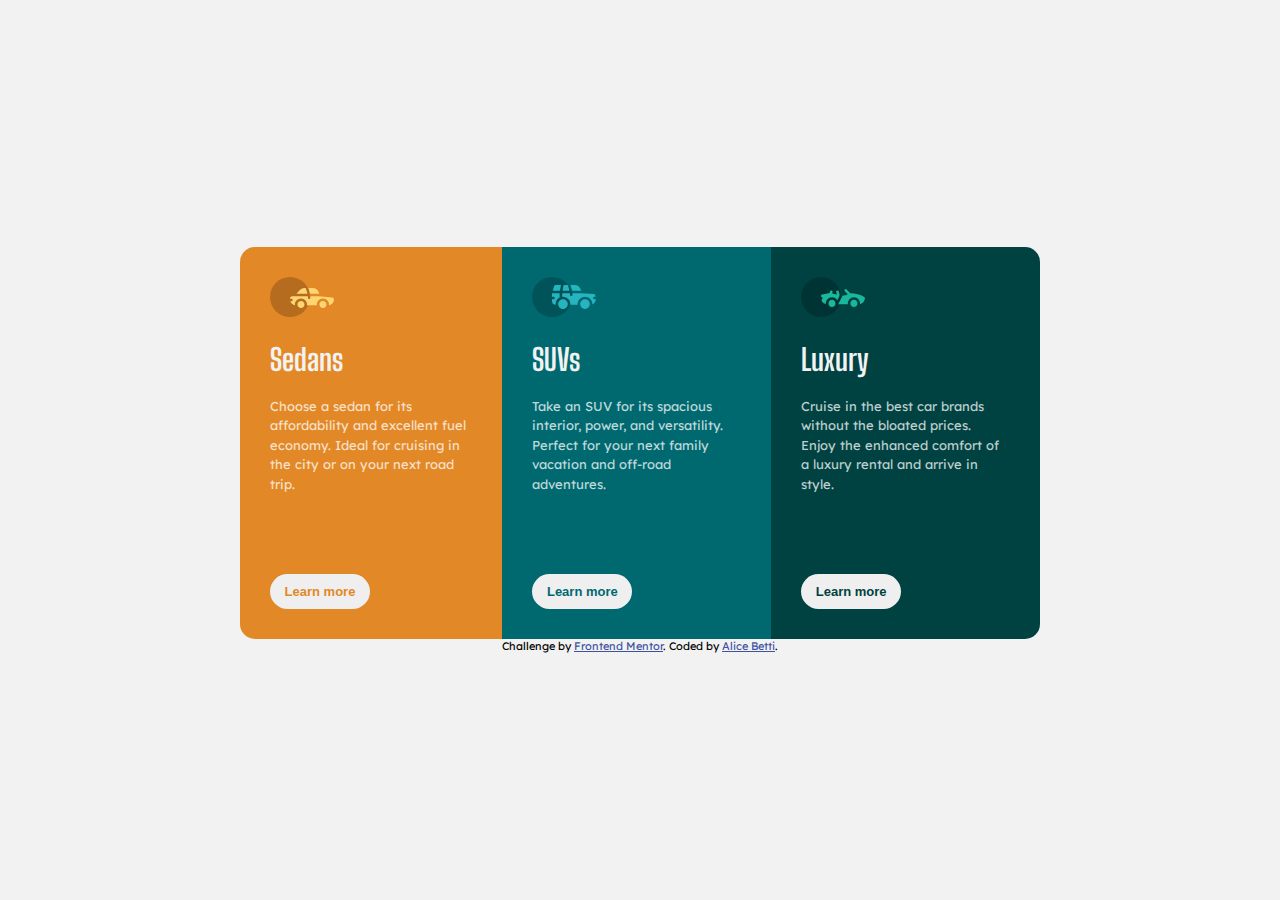
<file: Projeto-3 (car cards)/index.html>
<!DOCTYPE html>
<html lang="en">
  <head>
    <meta charset="UTF-8" />
    <meta name="viewport" content="width=device-width, initial-scale=1.0" />
    <!-- displays site properly based on user's device -->
    <link rel="preconnect" href="https://fonts.googleapis.com" />
    <link rel="preconnect" href="https://fonts.gstatic.com" crossorigin />
    <link
      href="https://fonts.googleapis.com/css2?family=Big+Shoulders+Display:wght@700&family=Lexend+Deca:wght@100;400&display=swap"
      rel="stylesheet"
    />

    <link
      rel="icon"
      type="image/png"
      sizes="32x32"
      href="./images/favicon-32x32.png"
    />

    <link rel="stylesheet" href="style.css" />
  </head>
  <body>
    <main>
      <div class="column column-1">
        <img
          src="./3-column-preview-card-component-main/images/icon-sedans.svg"
          alt=""
        />
        <h1>Sedans</h1>
        <p>
          Choose a sedan for its affordability and excellent fuel economy. Ideal
          for cruising in the city or on your next road trip.
        </p>
        <button class="btn-1">Learn more</button>
      </div>
      <div class="column column-2">
        <img
          src="./3-column-preview-card-component-main/images/icon-suvs.svg"
          alt=""
        />
        <h1>SUVs</h1>
        <p>
          Take an SUV for its spacious interior, power, and versatility. Perfect
          for your next family vacation and off-road adventures.
        </p>
        <button class="btn-2">Learn more</button>
      </div>
      <div class="column column-3">
        <img
          src="./3-column-preview-card-component-main/images/icon-luxury.svg"
          alt=""
        />
        <h1>Luxury</h1>
        <p>
          Cruise in the best car brands without the bloated prices. Enjoy the
          enhanced comfort of a luxury rental and arrive in style.
        </p>
        <button class="btn-3">Learn more</button>
      </div>
    </main>
    <footer>
      <div class="attribution">
        Challenge by
        <a href="https://www.frontendmentor.io?ref=challenge" target="_blank"
          >Frontend Mentor</a
        >. Coded by <a href="#">Alice Betti</a>.
      </div>
    </footer>
  </body>
</html>
</file>
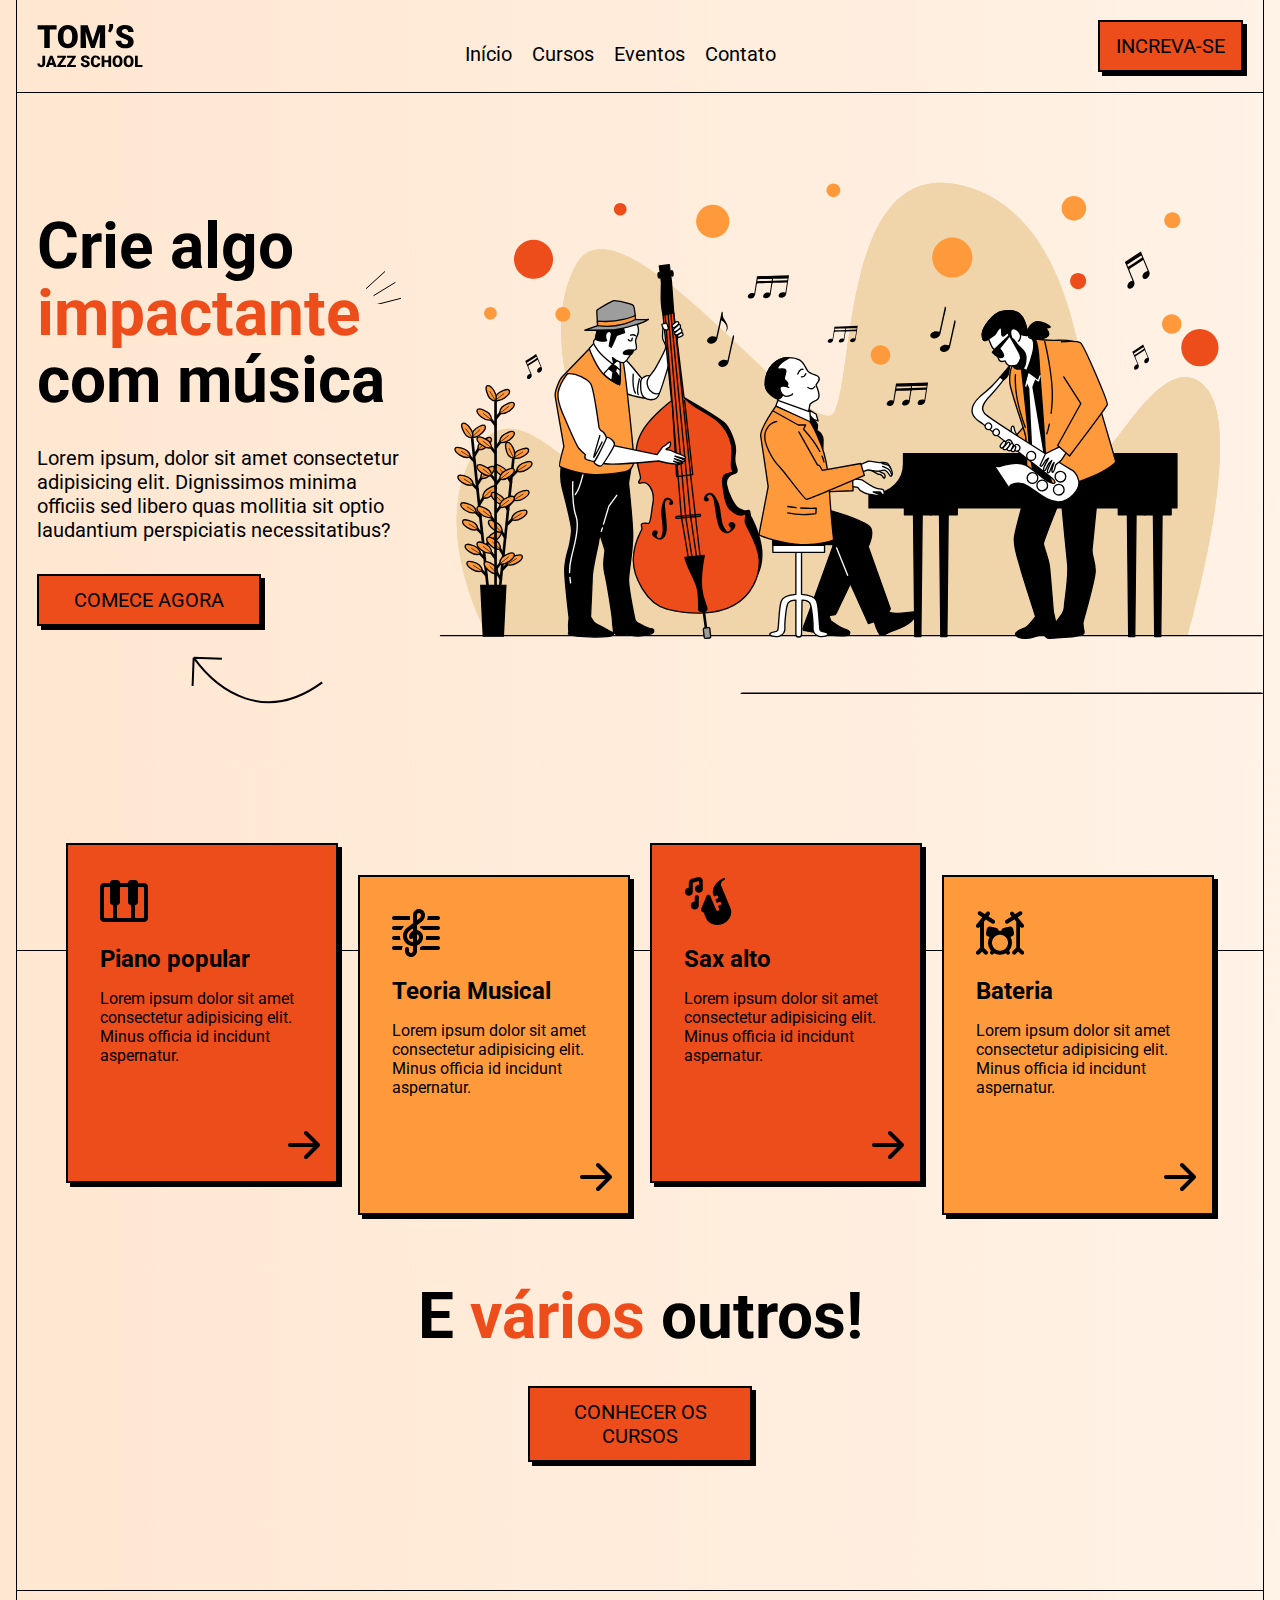
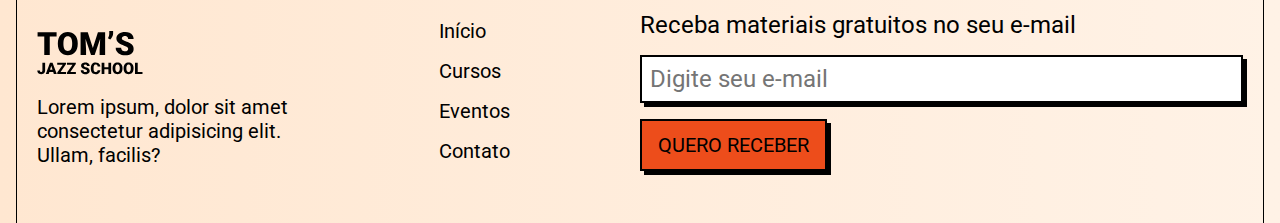
<file: Projeto-4 (Site de jazz)/index.html>
<!DOCTYPE html>
<html lang="en">
  <head>
    <meta charset="UTF-8" />
    <meta http-equiv="X-UA-Compatible" content="IE=edge" />
    <meta name="viewport" content="width=device-width, initial-scale=1.0" />
    <title>Tom's jazz school</title>
    <link rel="stylesheet" href="style.css" />
    <link rel="preconnect" href="https://fonts.googleapis.com" />
    <link rel="preconnect" href="https://fonts.gstatic.com" crossorigin />
    <link
      href="https://fonts.googleapis.com/css2?family=Roboto:wght@400;700&display=swap"
      rel="stylesheet"
    />
  </head>
  <body>
    <header>
      <div class="container">
        <img src="./images/logo.svg" alt="logo" />
        <nav class="mt-1 mx-auto">
          <a href="#">Início</a>
          <a href="#">Cursos</a>
          <a href="#">Eventos</a>
          <a href="#">Contato</a>
        </nav>
        <a href="#" class="button mt-1 mb-1 mx-auto">Increva-se</a>
      </div>
    </header>

    <main>
      <section class="hero-section">
        <div class="container row-reverse">
          <img src="./images/hero-img.svg" alt="main-image" />
          <div>
            <h1 class="mt-2">
              Crie algo
              <span class="text-primary decoration">impactante</span> com música
            </h1>
            <p class="mt-2 mb-2">
              Lorem ipsum, dolor sit amet consectetur adipisicing elit.
              Dignissimos minima officiis sed libero quas mollitia sit optio
              laudantium perspiciatis necessitatibus?
            </p>
            <a href="#" class="button">Comece agora</a>
          </div>
        </div>
      </section>

      <section class="courses-section">
        <div class="cards">
          <article class="card">
            <img src="./images/piano.png" alt="tecla-de-piano" />
            <strong>Piano popular</strong>
            <p>
              Lorem ipsum dolor sit amet consectetur adipisicing elit. Minus
              officia id incidunt aspernatur.
            </p>
            <a href="#">
              <img src="./images/arrow-right.svg" alt="página-do-curso" />
            </a>
          </article>
          <article class="card">
            <img src="./images/clef.png" alt="clave-de-sol" />
            <strong>Teoria Musical</strong>
            <p>
              Lorem ipsum dolor sit amet consectetur adipisicing elit. Minus
              officia id incidunt aspernatur.
            </p>
            <a href="#">
              <img src="./images/arrow-right.svg" alt="página-do-curso" />
            </a>
          </article>
          <article class="card">
            <img src="./images/sax.png" alt="sax" />
            <strong>Sax alto</strong>
            <p>
              Lorem ipsum dolor sit amet consectetur adipisicing elit. Minus
              officia id incidunt aspernatur.
            </p>
            <a href="#">
              <img src="./images/arrow-right.svg" alt="página-do-curso" />
            </a>
          </article>
          <article class="card">
            <img src="./images/drums.png" alt="drums" />
            <strong>Bateria</strong>
            <p>
              Lorem ipsum dolor sit amet consectetur adipisicing elit. Minus
              officia id incidunt aspernatur.
            </p>
            <a href="#">
              <img src="./images/arrow-right.svg" alt="página-do-curso" />
            </a>
          </article>
        </div>
        <h2 class="text-center">
          E <span class="text-primary">vários </span>outros!
        </h2>
        <a href="#" class="button mt-2 mx-auto">Conhecer os cursos</a>
      </section>
    </main>
    <footer>
      <div class="container">
        <div class="about-column">
          <img class="mb-1 mt-1" src="images/logo.svg" alt="logo" />
          <p class="mb-2">
            Lorem ipsum, dolor sit amet consectetur adipisicing elit. Ullam,
            facilis?
          </p>
        </div>
        <nav class="mb-2">
          <a href="#">Início</a>
          <a href="#">Cursos</a>
          <a href="#">Eventos</a>
          <a href="#">Contato</a>
        </nav>
        <form class="newsletter-form" action="">
          <label for="email" class="mb-1"
            >Receba materiais gratuitos no seu e-mail</label
          >
          <input
            class="mb-1"
            type="email"
            name="email"
            id="email"
            placeholder="Digite seu e-mail"
          />
          <button class="button mb-2" type="submit">Quero receber</button>
        </form>
      </div>
    </footer>
  </body>
</html>
</file>
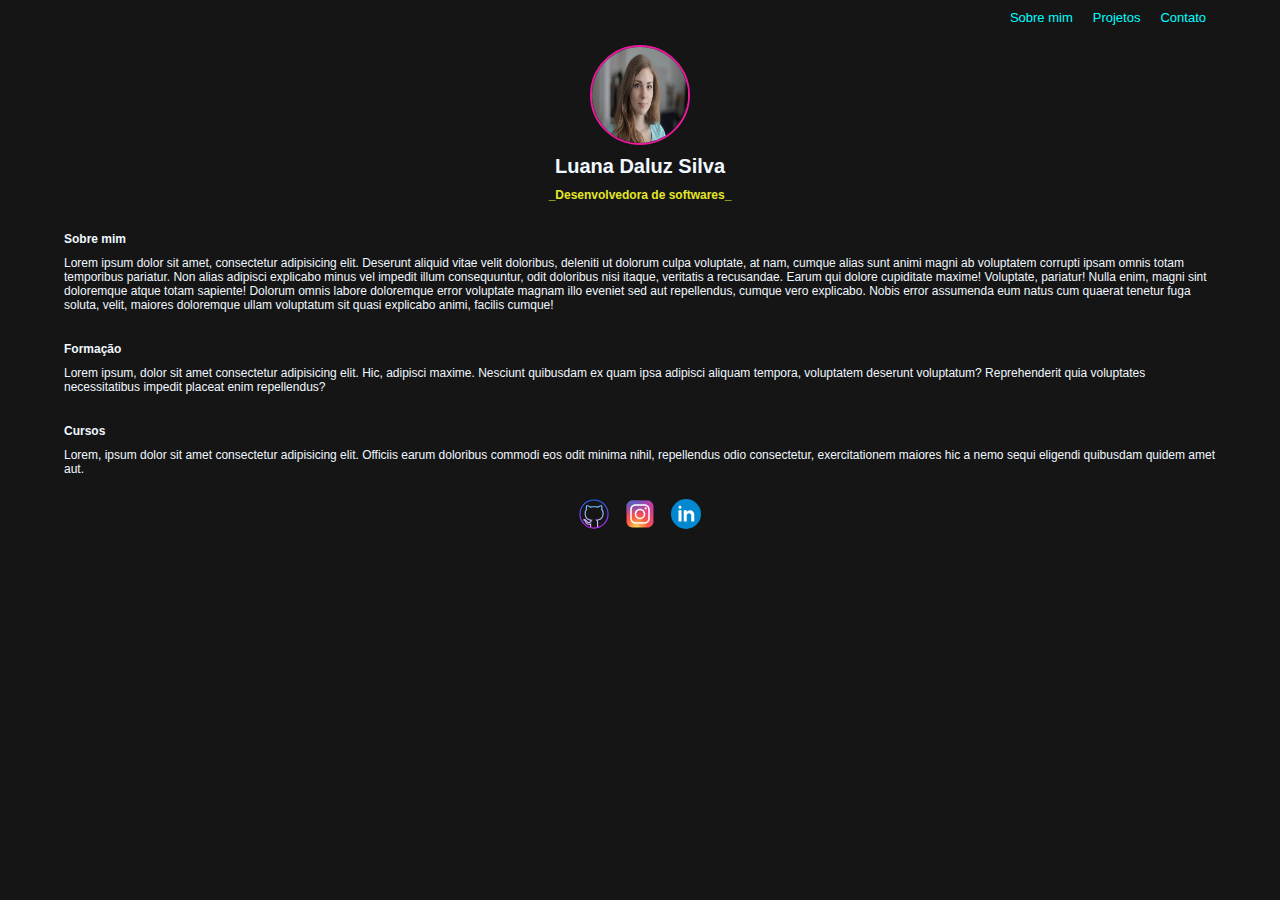
<file: Projeto-6 (Sobre mim)/index.html>
<!DOCTYPE html>
<html lang="en">
  <head>
    <meta charset="UTF-8" />
    <meta http-equiv="X-UA-Compatible" content="IE=edge" />
    <meta name="viewport" content="width=device-width, initial-scale=1.0" />
    <link rel="stylesheet" href="style.css" />
    <title>Alice Betti</title>
  </head>
  <body>
   
      <nav>
        <ul>
          <li><a href="#">Sobre mim</a></li>
          <li><a href="#">Projetos</a></li>
          <li><a href="#">Contato</a></li>
        </ul>
      </nav>
    
    <header>
        <div class="image-container">
            <img class="image-profile" src="./images/perfil.webp" alt="" />
        </div>
        <h1>Luana Daluz Silva</h1>
        <h2>_Desenvolvedora de softwares_</h2>
     </header>

        <section class="text-container">
        <h3>Sobre mim</h3>
        <p>
          Lorem ipsum dolor sit amet, consectetur adipisicing elit. Deserunt
          aliquid vitae velit doloribus, deleniti ut dolorum culpa voluptate, at
          nam, cumque alias sunt animi magni ab voluptatem corrupti ipsam omnis
          totam temporibus pariatur. Non alias adipisci explicabo minus vel
          impedit illum consequuntur, odit doloribus nisi itaque, veritatis a
          recusandae. Earum qui dolore cupiditate maxime! Voluptate, pariatur!
          Nulla enim, magni sint doloremque atque totam sapiente! Dolorum omnis
          labore doloremque error voluptate magnam illo eveniet sed aut
          repellendus, cumque vero explicabo. Nobis error assumenda eum natus
          cum quaerat tenetur fuga soluta, velit, maiores doloremque ullam
          voluptatum sit quasi explicabo animi, facilis cumque!
        </p>
        </section>
        <section class="text-container">
        <h3>Formação</h3>
        <p>
          Lorem ipsum, dolor sit amet consectetur adipisicing elit. Hic,
          adipisci maxime. Nesciunt quibusdam ex quam ipsa adipisci aliquam
          tempora, voluptatem deserunt voluptatum? Reprehenderit quia voluptates
          necessitatibus impedit placeat enim repellendus?
        </p>
    </section>
    <section class="text-container">
        <h3>Cursos</h3>
        <p>
          Lorem, ipsum dolor sit amet consectetur adipisicing elit. Officiis
          earum doloribus commodi eos odit minima nihil, repellendus odio
          consectetur, exercitationem maiores hic a nemo sequi eligendi
          quibusdam quidem amet aut.
        </p>
      </section>
    </main>
    <footer>
        <a href="#" target="_blank">
        <img class="link-icon" src="./images/github.svg" alt=""></a>
        <a href="#" target="_blank"><img class="link-icon" src="./images/instagram.svg" alt=""></a>
        <a href="#" target="_blank"><img class="link-icon" src="./images/linkedin.svg" alt=""></a>
    </footer>
  </body>
</html>
</file>
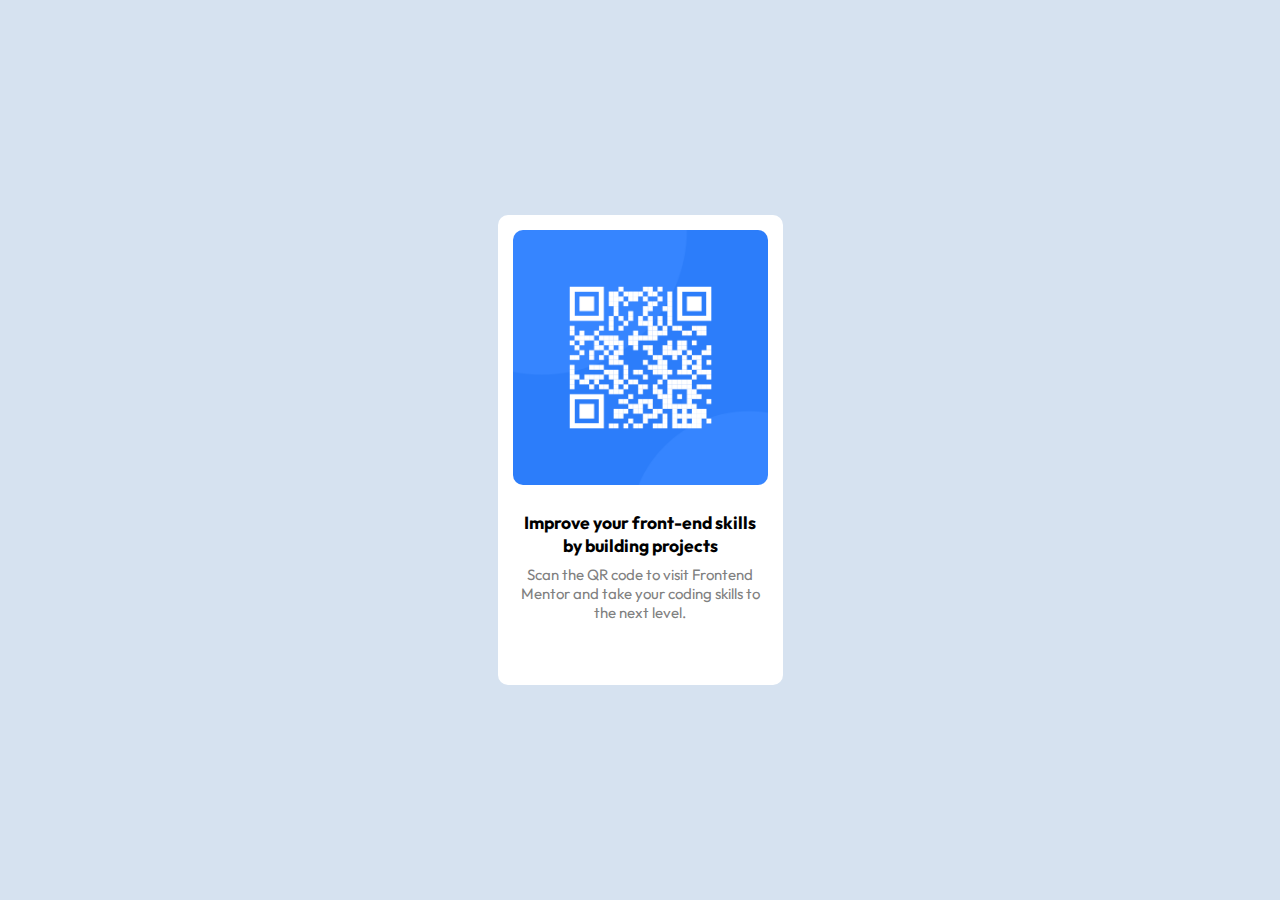
<file: Projeto-1 (QR code)/design/index.html>
<!DOCTYPE html>
<html lang="en">
  <head>
    <meta charset="UTF-8" />
    <meta http-equiv="X-UA-Compatible" content="IE=edge" />
    <meta name="viewport" content="width=device-width, initial-scale=1.0" />
    <link rel="preconnect" href="https://fonts.googleapis.com" />
    <link rel="preconnect" href="https://fonts.gstatic.com" crossorigin />
    <link
      href="https://fonts.googleapis.com/css2?family=Outfit:wght@400;700&display=swap"
      rel="stylesheet"
    />
    <title>QRcode</title>
    <link rel="stylesheet" href="style.css" />
  </head>
  <body>
    <main>
      <div class="card">
        <img src="image-qr-code.png" alt="" class="img-qrcode" />
        <div class="text">
          <h3>Improve your front-end skills by building projects</h3>
          <p>
            Scan the QR code to visit Frontend Mentor and take your coding
            skills to the next level.
          </p>
        </div>
      </div>
    </main>
  </body>
</html>
</file>
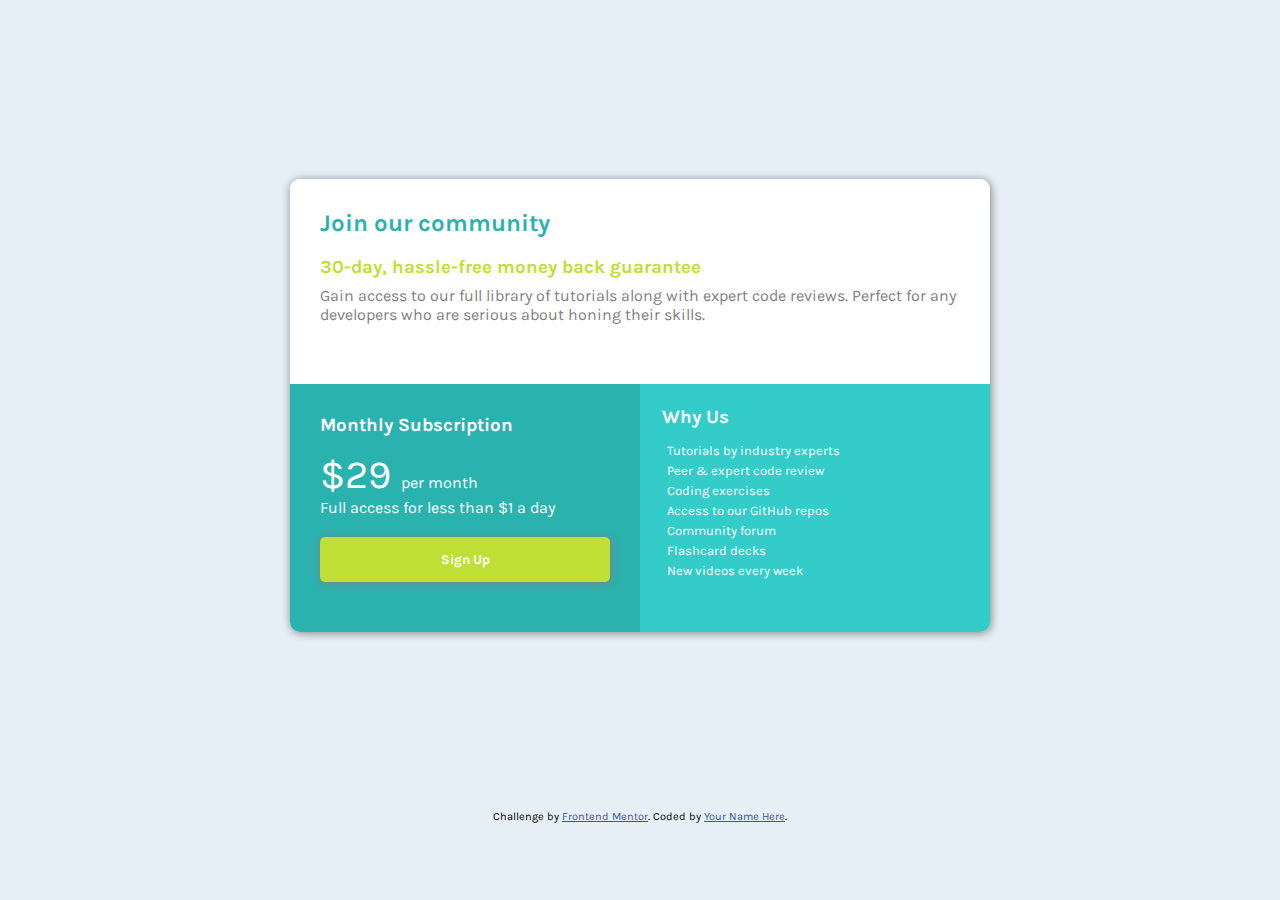
<file: Projeto-2 (GRID)/single-price-grid-component-master/index.html>
<!DOCTYPE html>
<html lang="en">
  <head>
    <meta charset="UTF-8" />
    <meta name="viewport" content="width=device-width, initial-scale=1.0" />
    <link rel="preconnect" href="https://fonts.googleapis.com" />
    <link rel="preconnect" href="https://fonts.gstatic.com" crossorigin />
    <link
      href="https://fonts.googleapis.com/css2?family=Karla:wght@400;700&display=swap"
      rel="stylesheet"
    />
    <!-- displays site properly based on user's device -->
    <link
      rel="icon"
      type="image/png"
      sizes="32x32"
      href="./images/favicon-32x32.png"
    />
    <title>Frontend Mentor | Single Price Grid Component</title>
    <link rel="stylesheet" href="style.css" />
  </head>

  <body>
    <main>
      <div class="card">
        <div class="top">
          <h2>Join our community</h2>
          <br />
          <h3>30-day, hassle-free money back guarantee</h3>
          <p>
            Gain access to our full library of tutorials along with expert code
            reviews. Perfect for any developers who are serious about honing
            their skills.
          </p>
        </div>

        <div class="left">
          <h3>Monthly Subscription</h3>
          <p><span class="price"> &dollar;29 </span> per month</p>
          <p>Full access for less than &dollar;1 a day</p>
          <button>Sign Up</button>
        </div>

        <div class="right">
          <h3>Why Us</h3>
          <ul>
            <li>Tutorials by industry experts</li>
            <li>Peer &amp; expert code review</li>
            <li>Coding exercises</li>
            <li>Access to our GitHub repos</li>
            <li>Community forum</li>
            <li>Flashcard decks</li>
            <li>New videos every week</li>
          </ul>
        </div>
      </div>
    </main>
    <footer>
      <p class="attribution">
        Challenge by
        <a href="https://www.frontendmentor.io?ref=challenge" target="_blank"
          >Frontend Mentor</a
        >. Coded by <a href="#">Your Name Here</a>.
      </p>
    </footer>
  </body>
</html>
</file>
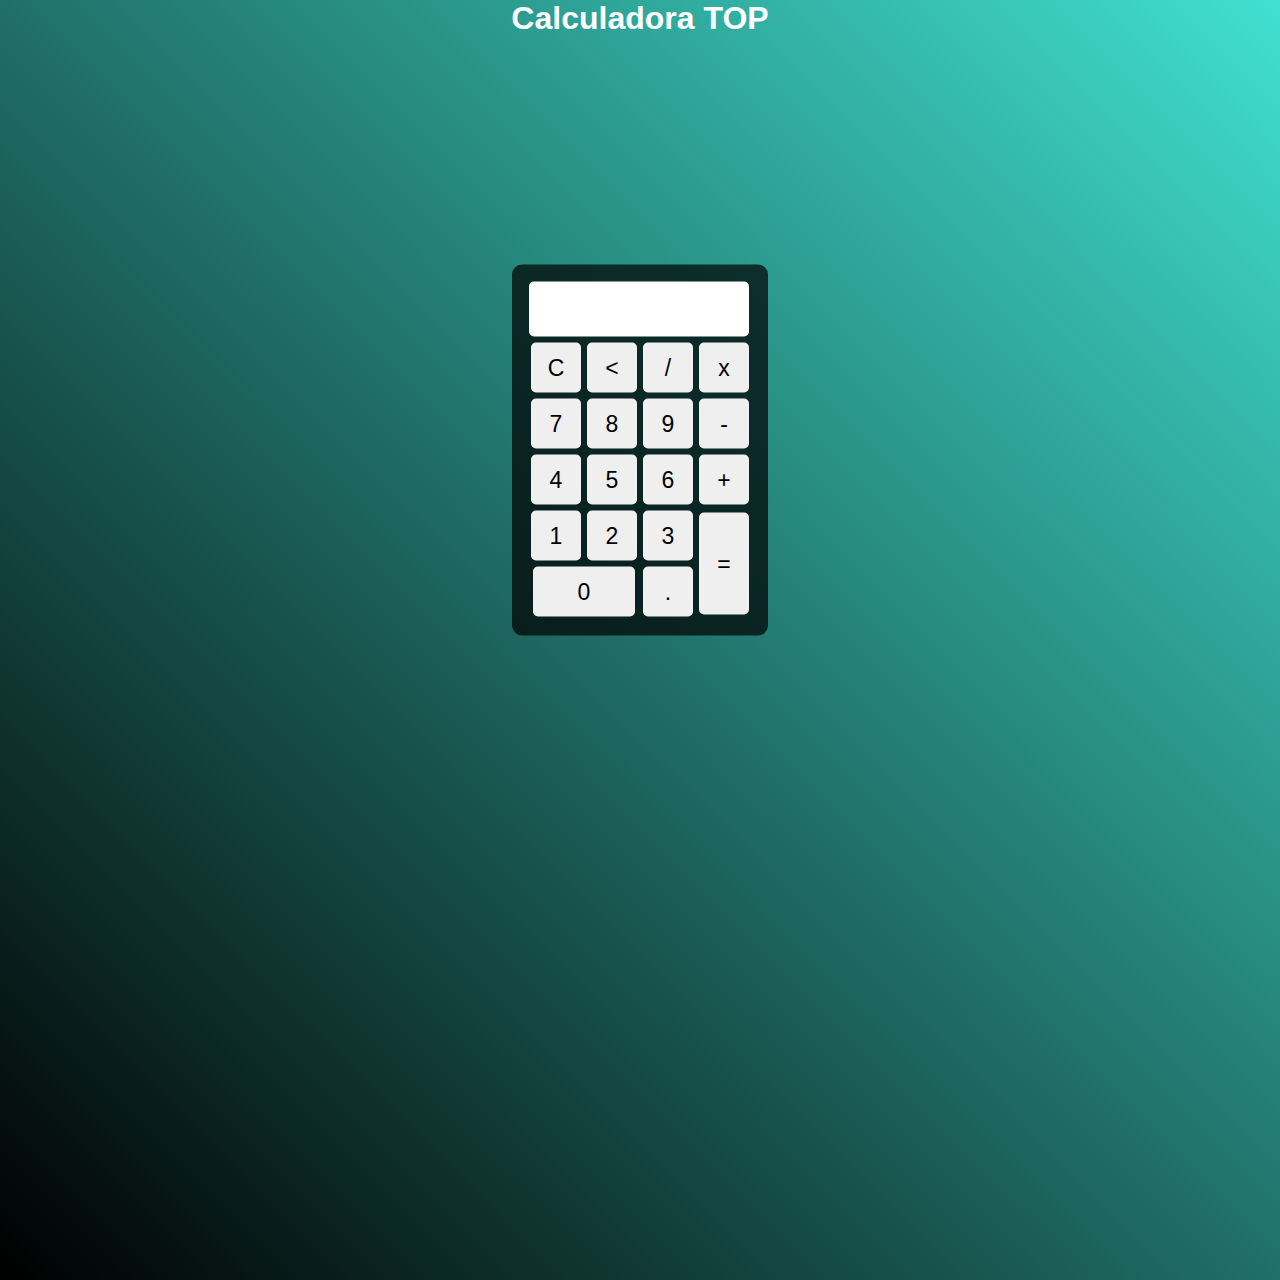
<file: Projeto-5 (Calculadora)/html/index.html>
<!DOCTYPE html>
<html lang="en">

<head>
    <meta charset="UTF-8">
    <meta http-equiv="X-UA-Compatible" content="IE=edge">
    <meta name="viewport" content="width=device-width, initial-scale=1.0">
    <title>Calculadora</title>
    <style>
        * {
            margin: 0;
            padding: 0;
        }

        .fundo {
            background-image: linear-gradient(45deg, black, turquoise);
            height: 100vw;
            color: white;
            font-family: Arial, Helvetica, sans-serif;
            text-align: center;
        }

        .calculadora {
            position: absolute;
            background-color: rgba(0, 0, 0, 0.7);
            top: 50%;
            left: 50%;
            transform: translate(-50%, -50%);
            border-radius: 10px;
            padding: 15px;
        }

        .botao {
            width: 50px;
            height: 50px;
            margin: 2px;
            font-size: 23px;
            cursor: pointer;
            border: none;
            border-radius: 5px;
        }

        .botao:hover {
            background-color: blueviolet;
            color: white;
        }

        #resultado{
            height: 45px;
            width: 210px;
            border: none;
            margin: 2px;
            padding: 5px;
            background-color: white;
            border-radius: 5px;
            font-size: 25px;
            text-align: right;
            font-weight: bold;
            color: black;
        }
    </style>
</head>

<body>
    <div class="fundo">
        <h1>Calculadora TOP</h1>
        <div class="calculadora">
            <p id="resultado"></p>
            <table>
                <tr>
                    <td><button class="botao" onclick="clean()">C</button></td>
                    <td><button class="botao" onclick="back()"><</button></td>
                    <td><button class="botao" onclick="insert('/')">/</button></td>
                    <td><button class="botao" onclick="insert('*')">x</button></td>
                </tr>
                <tr>
                    <td><button class="botao" onclick="insert('7')">7</button></td>
                    <td><button class="botao" onclick="insert('8')">8</button></td>
                    <td><button class="botao" onclick="insert('9')">9</button></td>
                    <td><button class="botao" onclick="insert('-')">-</button></td>
                </tr>
                <tr>
                    <td><button class="botao" onclick="insert('4')">4</button></td>
                    <td><button class="botao" onclick="insert('5')">5</button></td>
                    <td><button class="botao" onclick="insert('6')">6</button></td>
                    <td><button class="botao" onclick="insert('+')">+</button></td>
                </tr>
                <tr>
                    <td><button class="botao" onclick="insert('1')">1</button></td>
                    <td><button class="botao" onclick="insert('2')">2</button></td>
                    <td><button class="botao" onclick="insert('3')">3</button></td>
                    <td rowspan="2"><button class="botao" style="height: 102px;" onclick="calcular()">=</button></td>
                </tr>
                <tr>
                    <td colspan="2"><button class="botao" style="width: 102px;" onclick="insert('0')">0</button></td>
                    <td><button class="botao" onclick="insert('.')">.</button></td>
                </tr>
            </table>
        </div>
    </div>
    <script src="logica.js"></script>
</body>

</html>
</file>
<file: Projeto-3 (car cards)/style.css>
* {
  padding: 0;
  margin: 0;
  box-sizing: border-box;
}

body {
  font-family: "Lexend Deca", sans-serif;
  font-weight: 400;
  font-size: 15px;
  background-color: hsl(0, 0%, 95%);
  min-height: 100vh;
  display: flex;
  flex-direction: column;
  justify-content: center;
  align-items: center;
}

main {
  width: 800px;
  border-radius: 15px;
  display: flex;
  flex-direction: row;
  overflow: hidden;
}

.column {
  padding: 30px;
}

.column-1 {
  background-color: hsl(31, 77%, 52%);
}

.column-2 {
  background-color: hsl(184, 100%, 22%);
}

.column-3 {
  background-color: hsl(179, 100%, 13%);
}

h1 {
  font-family: "Big Shoulders Display", cursive;
  font-weight: 700;
  color: hsl(0, 0%, 95%);
  margin: 20px 0px;
}

p {
  color: hsla(0, 0%, 100%, 0.75);
  line-height: 1.5;
  font-size: small;
}

button {
  margin-top: 80px;
  padding: 10px;
  border-radius: 25px;
  border: transparent;
  font-size: small;
  font-weight: bold;
  min-width: 100px;
}

.btn-1 {
  color: hsl(31, 77%, 52%);
}

.btn-2 {
  color: hsl(184, 100%, 22%);
}

.btn-3 {
  color: hsl(179, 100%, 13%);
}

.attribution {
  font-size: 11px;
  text-align: center;
}
.attribution a {
  color: hsl(228, 45%, 44%);
}

@media (max-width: 800px) {
  main {
    margin: 20px 10px;
    flex-wrap: wrap;
    width: 90%;
  }
} ;
</file>
<file: Projeto-4 (Site de jazz)/style.css>
* {
  margin: 0;
  padding: 0;
  box-sizing: border-box;
  font-family: "Roboto", sans-serif;
}

:root {
  --color-primary: #ed4d1b;
  --color-secondary: #ff9a3c;
  --color-black: #000;
  --color-white: #fff;
}

body {
  background: linear-gradient(90deg, #ffe7d1 0%, #fff2e6 100%);
  padding: 0 1rem;
}

header,
.hero-section,
.courses-section,
footer {
  border-color: var(--color-black);
  border-width: 0 1px 1px 1px;
  border-style: solid;
  padding: 1.25rem;
}

header img {
  display: block;
  margin: 1rem auto;
}

header nav {
  display: grid;
  grid-template-columns: 1fr 1fr;
}

nav a {
  color: var(--color-black);
  font-size: 1.25rem;
  padding: 0.5rem;
  text-decoration: none;
}

header nav a:nth-child(2n-1) {
  text-align: right;
}

.button {
  background-color: var(--color-primary);
  border: 2px solid var(--color-black);
  box-shadow: 4px 4px 0 var(--color-black);
  color: var(--color-black);
  display: block;
  font-size: 1.25rem;
  padding: 0.75rem 1rem;
  max-width: 14rem;
  text-align: center;
  text-decoration: none;
  text-transform: uppercase;
}

.hero-section {
  padding-right: 0;
  padding-bottom: 16rem;
}

.hero-section img {
  display: block;
  margin: 1.25rem 0 0 auto;
  max-width: 100%;
}

h1 {
  font-size: 3rem;
  line-height: 105%;
}

h2 {
  font-size: 2rem;
}

.hero-section p {
  font-size: 1.25rem;
  padding-right: 1.25rem;
}

.hero-section .button {
  position: relative;
}

.hero-section .button::after {
  content: "";
  background: url(images/arrow-curve.svg);
  position: absolute;
  top: 5rem;
  right: -4rem;
  height: 48px;
  width: 132px;
}

.decoration {
  display: block;
  position: relative;
}

.decoration::after {
  content: "";
  background: url(images/three-dashes.svg);
  position: absolute;
  top: -0.75rem;
  height: 36px;
  width: 40px;
}

.courses-section {
  padding-bottom: 8rem;
}

.cards {
  display: flex;
  flex-direction: column;
  align-items: start;
  gap: 1.25rem;
  margin-top: -8rem;
  margin-bottom: 4rem;
}

.card {
  background-color: var(--color-primary);
  border: 2px solid var(--color-black);
  box-shadow: 4px 4px 0 var(--color-black);
  max-width: 17rem;
  padding: 2rem 0 0 2rem;
}

.card:nth-child(2n) {
  align-self: end;
  background-color: var(--color-secondary);
}

.card strong {
  display: block;
  font-size: 1.5rem;
  margin: 1rem 0;
}

.card a {
  display: block;
  margin: 3rem 0 0 auto;
  width: fit-content;
}

footer {
  border-bottom: 0;
  padding: 1 rem 1.25rem 4rem;
}

footer nav a {
  display: block;
  padding-left: 0;
}

.newsletter-form label {
  display: block;
  font-size: 1.5rem;
}

.newsletter-form input {
  border: 2px solid var(--color-black);
  box-shadow: 4px 4px 0 var(--color-black);
  font-size: 1.5rem;
  padding: 0.5rem;
  width: 100%;
}

/*Utilitários*/

.mt-1 {
  margin-top: 1rem;
}

.mt-2 {
  margin-top: 2rem;
}

.mb-1 {
  margin-bottom: 1rem;
}

.mb-2 {
  margin-bottom: 2rem;
}

.mx-auto {
  margin-left: auto;
  margin-right: auto;
}

.text-primary {
  color: var(--color-primary);
}

.text-center {
  text-align: center;
}

/*Responsividade*/

@media screen and (min-width: 40rem) {
  header nav {
    display: block;
    text-align: center;
  }

  .cards {
    display: flex;
    flex-direction: row;
    flex-wrap: wrap;
    justify-content: center;
  }

  .card:nth-child(2n) {
    margin-top: 2rem;
  }
}

@media screen and (min-width: 48rem) {
  header div {
    display: flex;
    flex-direction: row;
    justify-content: space-between;
  }

  header img,
  header nav,
  header .button {
    margin: 0;
  }
}

@media screen and (min-width: 72rem) {
  h1,
  h2 {
    font-size: 4rem;
  }

  .container {
    display: flex;
    align-items: center;
    margin: 0 auto;
    max-width: 72rem;
  }

  .container.row-reverse {
    flex-direction: row-reverse;
  }

  .about-column {
    flex: 2;
  }

  .about-column p {
    font-size: 1.25rem;
    max-width: 16rem;
  }

  footer nav {
    flex: 1;
  }

  .newsletter-form {
    flex: 3;
  }
}

@media screen and (min-width: 80rem) {
  .container {
    max-width: 80rem;
  }
}
</file>
<file: Projeto-6 (Sobre mim)/style.css>
* {
  margin: 0;
  padding: 0;
  box-sizing: border-box;
}

body {
  margin: 10px auto;
  width: 90%;
  font-family: Arial, Helvetica, sans-serif;
  background-color: rgb(22, 21, 21);
  color: aliceblue;
}

nav ul {
  margin-bottom: 20px;
  display: flex;
  flex: row;
  justify-content: space-between;
  align-items: center;
  list-style: none;
  font-size: small;
}

nav ul li a {
  padding: 10px;
  text-decoration: none;
  color: aqua;
}

.image-container {
  display: flex;
  justify-content: center;
  align-items: center;
}

.image-profile {
  margin-bottom: 10px;
  width: 100px;
  height: 100px;
  border: 2px solid rgb(235, 23, 157);
  border-radius: 50%;
}

header > h1 {
  margin-bottom: 10px;
  text-align: center;
  font-size: 1.25rem;
}

header > h2 {
  margin-bottom: 20px;
  font-size: 0.75rem;
  font-family: "Trebuchet MS", "Lucida Sans Unicode", "Lucida Grande",
    "Lucida Sans", Arial, sans-serif;
  color: rgb(228, 231, 37);
  text-align: center;
}

.text-container > h3 {
  margin: 30px auto 10px;
  font-size: 0.75rem;
  font-weight: 700;
}

.text-container > p {
  font-size: 0.75rem;
}

footer {
  margin-top: 20px;
  display: flex;
  justify-content: center;
  gap: 10px;
}

.link-icon {
  width: 36px;
}

@media (min-width: 768px) {
  nav ul {
    justify-content: flex-end;
  }
} ;
</file>
<file: Projeto-1 (QR code)/design/style.css>
* {
  margin: 0;
  padding: 0;
  box-sizing: border-box;
  font-family: "Outfit", sans-serif;
}

main {
  min-height: 100vh;
  background-color: hsl(212, 45%, 89%);
  display: flex;
  flex-direction: column;
  justify-content: center;
  align-items: center;
}

.card {
  background-color: white;
  max-width: 285px;
  min-height: 470px;
  display: flex;
  flex-direction: column;
  align-items: center;
  padding: 15px;
  border-radius: 10px;
  gap: 18px;
}

.img-qrcode {
  max-width: 100%;
  border-radius: 10px;
}

.text {
  margin: 8px;
  text-align: center;
  font-size: 15px;
}

.text > p {
  margin-top: 8px;
  font-weight: 400;
  color: gray;
}
</file>
<file: Projeto-2 (GRID)/single-price-grid-component-master/style.css>
* {
  padding: 0;
  margin: 0;
  box-sizing: border-box;
  font-family: "Karla", sans-serif;
}

body {
  background-color: hsl(204, 43%, 93%);
}

main {
  min-height: 90vh;
  display: flex;
  flex-direction: column;
  gap: 8px;
  justify-content: center;
  align-items: center;
}

.card {
  min-height: 300px;
  width: 700px;
  display: grid;
  grid-template-columns: 1fr 1fr;
  border-radius: 10px;
  box-shadow: 1px 1px 10px grey;
}

.top {
  grid-column: 1/3;
  background-color: #ffffff;
  padding: 30px;
  border-radius: 10px 10px 0 0;
}

.top > h2 {
  color: hsl(179, 62%, 43%);
}

.top > h3 {
  color: hsl(71, 73%, 54%);
}

.top > p {
  color: grey;
  margin-top: 8px;
  margin-bottom: 30px;
}

.left {
  background-color: hsl(179, 62%, 43%);
  color: white;
  padding: 30px;
  border-radius: 0 0 0 10px;
}

.price {
  font-size: 40px;
}

.left h3 {
  margin-bottom: 15px;
}

.left > button {
  background-color: hsl(71, 73%, 54%);
  width: 100%;
  padding: 15px;
  border: 0px;
  border-radius: 5px;
  box-shadow: 1px 1px 10px grey;
  margin: 20px auto;
  color: white;
  font-weight: 700;
}

.right {
  background-color: hsl(179, 60%, 50%);
  color: white;
  padding: 22px;
  border-radius: 0 0 10px 0;
}

.right h3 {
  margin-bottom: 15px;
}

.right li {
  list-style-type: none;
  font-size: small;
  margin: 5px;
}

.attribution {
  font-size: 11px;
  text-align: center;
}
.attribution a {
  color: hsl(228, 45%, 44%);
}

@media (max-width: 720px) {
  .card {
    display: flex;
    flex-direction: column;
    border-radius: 0;
    width: 100%;
    flex-wrap: wrap;
    margin-bottom: 20px;
  }
}
</file>
